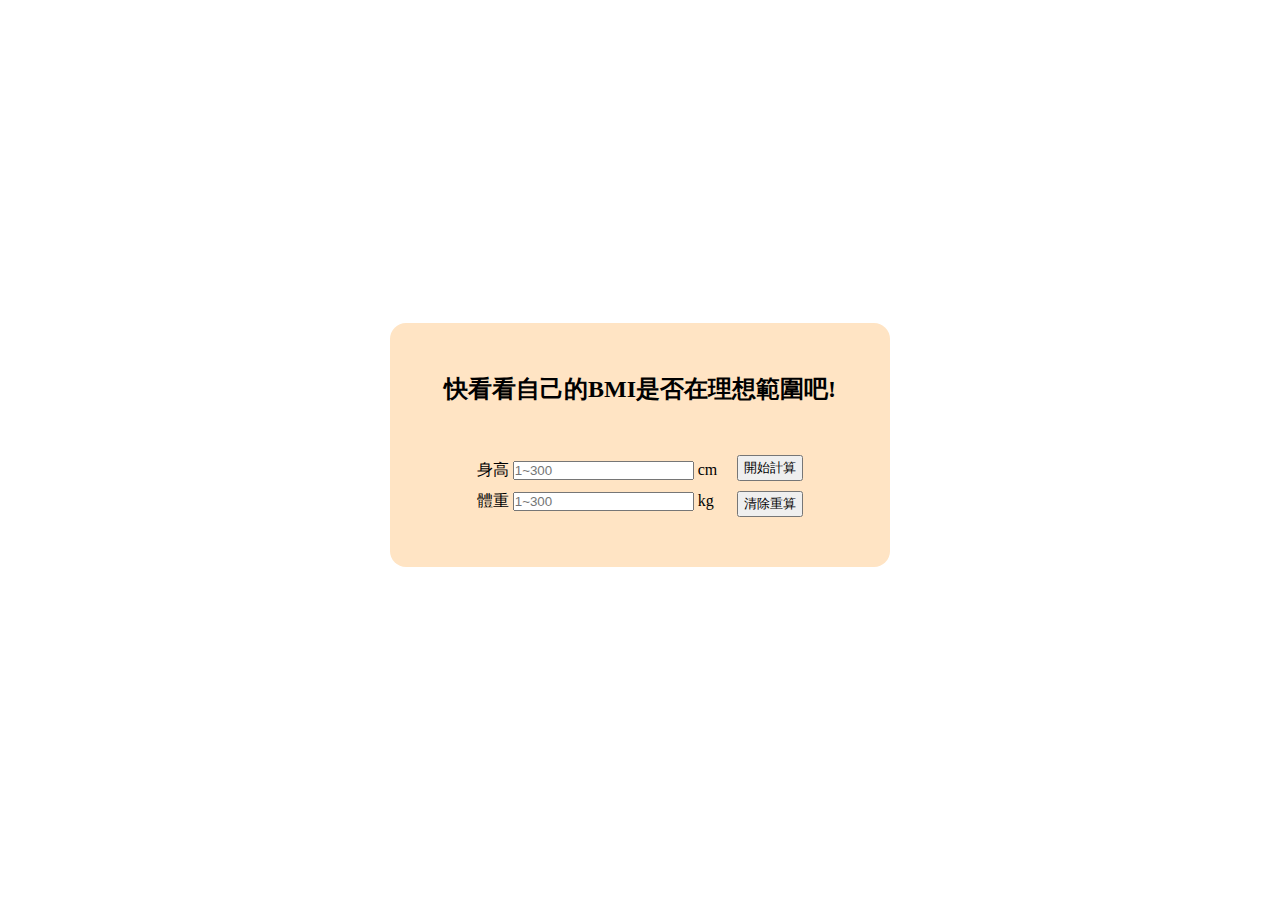
<file: bmi/index.html>
<!DOCTYPE html>
<html lang="en">

<head>
    <meta charset="UTF-8">
    <meta http-equiv="X-UA-Compatible" content="IE=edge">
    <meta name="viewport" content="width=device-width, initial-scale=1.0">
    <link rel="stylesheet" href="./css/bmi.css">
    <title>BMI計算機</title>
</head>

<body>
    <section class="card-1">
        <h2>快看看自己的BMI是否在理想範圍吧!</h2>
        <div class="block">
            <div class="number">
                <div class="hight">
                    <label for="hight">身高</label>
                    <input type="number" name="" id="hight" placeholder="1~300">
                    cm
                </div>
                <div class="weight">
                    <label for="weight">體重</label>
                    <input type="number" name="" id="weight" placeholder="1~300">
                    kg
                </div>
            </div>
            <div class="btns">
                <input type="submit" value="開始計算">
                <input type="submit" value="清除重算">
            </div>
        </div>
    </section>
    <section class="card-2">
        <div class="bmi">
            BMI
            <p></p>
        </div>
        <div class="level">
            身體質量指數
            <p></p>
        </div>
        <div class="todo">
            建議
            <p></p>
        </div>
    </section>





    <script src="./js/bmi.js"></script>
</body>

</html>
</file>
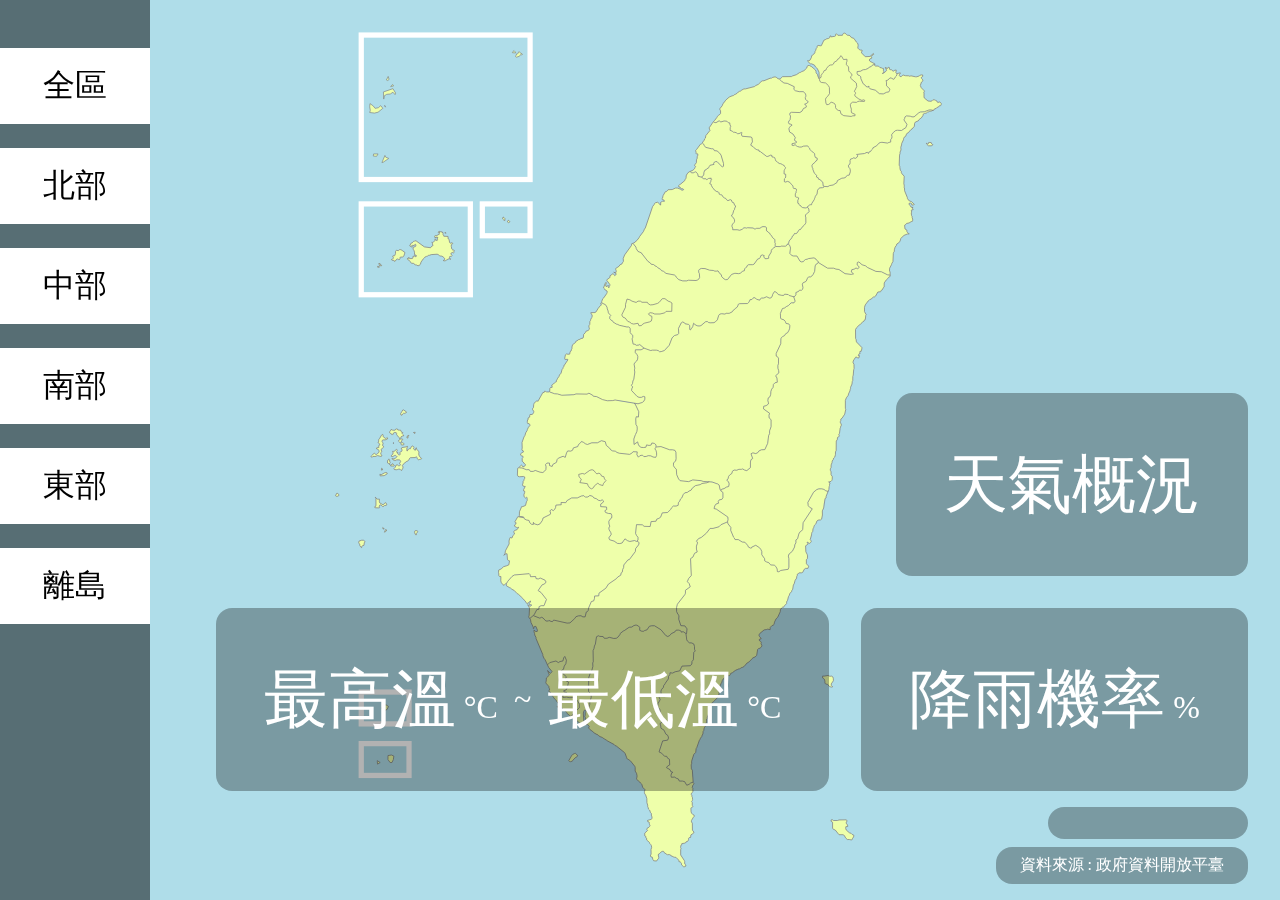
<file: weather/index.html>
<!DOCTYPE html>
<html lang="en">

<head>
    <meta charset="UTF-8">
    <meta http-equiv="X-UA-Compatible" content="IE=edge">
    <meta name="viewport" content="width=device-width, initial-scale=1.0">
    <link rel="stylesheet" href="./css/weather.css">
    <title>天氣預報</title>
</head>

<body>
    <nav class="tags">
        <div class="tag all">全區</div>
        <div class="tag north">北部</div>
        <div class="tag mid">中部</div>
        <div class="tag south">南部</div>
        <div class="tag east">東部</div>
        <div class="tag out">離島</div>
    </nav>
    <nav class="locate">

    </nav>

    <section class="taiwan">
        <img src="./img/taiwan/all.svg" alt="">
    </section>

    <section class="showCards">
        <section class="more">
            <section class="showCard time">
            </section>
            <section class="showCard come">
                資料來源 : 政府資料開放平臺
            </section>
        </section>
        <section class="info">
            <section class="showCard rain">
                <p>降雨機率</p>
                <span>%</span>
            </section>
            <section class="showCard temperature">
                <p class="low temp">最高溫</p>
                <span>°C</span>
                <p>~</p>
                <p class="hi temp">最低溫</p>
                <span>°C</span>
            </section>
            <section class="showCard weatherIcon">
                <p>天氣概況</p>
            </section>
        </section>
    </section>
    <section class="weatherAnimate">
        <div class="rainy">
            <div class="rainning"></div>
            <div class="wave"></div>
        </div>
        <div class="sunny">
            <div class="sun"></div>
        </div>
        <div class="cloudy">
        </div>
    </section>




    <script src="./js/weather.js"></script>
</body>

</html>
</file>
<file: bmi/css/bmi.css>
* {
  box-sizing: border-box;
  margin: 0;
  padding: 0;
}

input::-webkit-outer-spin-button,
input::-webkit-inner-spin-button {
  -webkit-appearance: none;
}

body {
  width: 100%;
  height: 100vh;
  display: flex;
  flex-flow: column;
  justify-content: center;
  align-items: center;
  gap: 10px;
}

.card-1 {
  width: 500px;
  display: flex;
  flex-flow: column;
  justify-content: center;
  align-items: center;
  border-radius: 16px;
  background-color: bisque;
  padding: 50px;
}
.card-1 h2 {
  text-align: center;
}
.card-1 .block {
  display: flex;
  margin-top: 50px;
  gap: 20px;
}
.card-1 .block .number {
  display: flex;
  flex-flow: column;
  justify-content: center;
  gap: 10px;
}
.card-1 .block .btns {
  display: flex;
  flex-flow: column;
  justify-content: center;
  gap: 10px;
}
.card-1 .block .btns input {
  padding: 2px 5px;
}

.card-2 {
  width: 500px;
  display: flex;
  flex-flow: column;
  justify-content: center;
  border-radius: 16px;
  background-color: bisque;
  gap: 20px;
  padding-left: 50px;
  height: 0;
  transition: 1s;
}
.card-2 > div {
  opacity: 0;
  padding-left: 30px;
}
.card-2 .bmi, .card-2 .level, .card-2 .todo {
  display: flex;
  align-items: center;
}
.card-2 .bmi > p, .card-2 .level > p, .card-2 .todo > p {
  margin: 0;
  margin-left: 30px;
}
.card-2 .bmi p {
  font-weight: 700;
  font-size: 1.25rem;
}
.card-2 .bmi {
  transition: 0.5s 0.2s;
}
.card-2 .level {
  transition: 0.5s 0.4s;
}
.card-2 .todo {
  transition: 0.5s 0.6s;
}

.active {
  height: 200px;
}

.card-2 .animate {
  opacity: 1;
}/*# sourceMappingURL=bmi.css.map */
</file>
<file: weather/css/weather.css>
* {
  box-sizing: border-box;
  margin: 0;
  padding: 0;
  -webkit-user-select: none;
     -moz-user-select: none;
      -ms-user-select: none;
          user-select: none;
}

body {
  height: 100vh;
  background-color: #afdde9;
  position: relative;
  overflow: hidden;
}
body .tags {
  height: 100vh;
  width: 150px;
  background-color: rgba(0, 0, 0, 0.5);
  display: flex;
  flex-flow: column;
  gap: 1.5rem;
  padding-top: 3rem;
  position: fixed;
  top: 0;
  left: 0;
  z-index: 99;
}
body .tags .tag {
  font-size: 2rem;
  text-align: center;
  padding: 1rem;
  background-color: #fff;
  transition: transform 0.5s;
}
body .tagActive {
  transform: translateX(50px);
}
body .locate {
  height: 100vh;
  width: 150px;
  background-color: rgba(0, 0, 0, 0.5);
  display: flex;
  flex-flow: column;
  gap: 1rem;
  padding-top: 1rem;
  position: fixed;
  top: 0;
  left: 0px;
  z-index: 1;
  opacity: 0;
}
body .locate p {
  font-size: 1.5rem;
  text-align: center;
  padding: 0.5rem;
  background-color: #fff;
  transition: transform 0.5s;
}
body .locate.NorthLocate {
  transition: left 0.5s linear, opacity 0.3s ease 0.2s;
  top: 23.5%;
  left: 150px;
  opacity: 1;
}
body .locate.MidLocate {
  transition: left 0.5s linear, opacity 0.3s ease 0.2s;
  top: 34%;
  left: 150px;
  opacity: 1;
}
body .locate.SouthLocate {
  transition: left 0.5s linear, opacity 0.3s ease 0.2s;
  top: 44.5%;
  left: 150px;
  opacity: 1;
}
body .locate.EastLocate {
  transition: left 0.5s linear, opacity 0.3s ease 0.2s;
  top: 55%;
  left: 150px;
  opacity: 1;
}
body .locate.OutLocate {
  transition: left 0.5s linear, opacity 0.3s ease 0.2s;
  top: 65.3%;
  left: 150px;
  opacity: 1;
}
body .taiwan {
  width: 100%;
  height: 100vh;
  display: flex;
  justify-content: center;
}
body .taiwan img {
  height: 100vh;
  transition: 2s ease;
}
body .taiwan .imgNorth {
  transform: rotate(-20deg) scale(3.5) translate(-32%, 32%);
}
body .taiwan .imgMid {
  transform: scale(2.5) translate(-10%, 14%);
}
body .taiwan .imgSouth {
  transform: scale(1.8) translate(-5%, -22%);
}
body .taiwan .imgEast {
  transform: rotate(-90deg) scale(2) translate(-15%, -10%);
}
body .taiwan .imgOut {
  transform: scale(3) translate(20%, 32%);
}
body .showCards {
  height: 300px;
  position: absolute;
  bottom: 1rem;
  right: 2rem;
  display: flex;
  flex-flow: column-reverse;
  align-items: flex-end;
  z-index: 1;
  gap: 1rem;
}
body .showCards .showCard {
  min-width: 200px;
  background-color: rgba(0, 0, 0, 0.3);
  border-radius: 16px;
  display: flex;
  justify-content: end;
  align-items: center;
  flex-grow: 0;
  padding: 3rem;
  color: #fff;
}
body .showCards .info {
  display: flex;
  flex-flow: row-reverse wrap-reverse;
  justify-content: end;
  gap: 2rem;
}
@media (max-width: 1230px) {
  body .showCards .info {
    flex-flow: column-reverse;
  }
}
body .showCards .info .weatherIcon p {
  font-size: 4rem;
}
body .showCards .info .temperature {
  font-size: 2rem;
}
body .showCards .info .temperature .temp {
  font-size: 4rem;
}
body .showCards .info .temperature span {
  margin-top: 1rem;
  margin-left: 0.5rem;
}
body .showCards .info .temperature :nth-child(3) {
  margin: 0 1rem;
}
body .showCards .info .rain {
  font-size: 2rem;
}
body .showCards .info .rain p {
  font-size: 4rem;
}
body .showCards .info .rain span {
  margin-top: 1rem;
  margin-left: 0.5rem;
}
body .showCards .more {
  display: flex;
  flex-flow: column;
  align-items: flex-end;
  gap: 0.5rem;
}
body .showCards .more .time {
  padding: 1rem 3rem;
}
body .showCards .more .come {
  padding: 0.5rem 1.5rem;
}
body .weatherAnimate {
  width: 100%;
  height: 100vh;
  position: fixed;
  top: 0;
  left: 0;
}
body .weatherAnimate .rainy .rainning {
  width: 100%;
  height: 100vh;
  background-image: url(../img/rain.gif);
  background-repeat: repeat-x;
  background-size: contain;
  position: absolute;
  opacity: 0;
  transition: 1s;
}
body .weatherAnimate .rainy .rainning.active {
  opacity: 1;
}
body .weatherAnimate .rainy .wave {
  width: 100%;
  height: 100%;
  background-image: url(../img/wave.gif);
  background-repeat: no-repeat;
  background-size: contain;
  background-position: 0px 650px;
  position: absolute;
  bottom: -30%;
  transition: 5s linear;
  opacity: 0;
}
body .weatherAnimate .rainy .wave.active {
  bottom: 0%;
  transition: 10s linear, opacity 0s;
  opacity: 1;
}
body .weatherAnimate .rainy .wave.soMuch {
  background-position: 0px 200px;
  transform: scaleY(2);
  transition: 30s;
}
body .weatherAnimate .sunny {
  opacity: 0;
  transition: 1s;
}
body .weatherAnimate .sunny .sun {
  width: 100%;
  height: 100%;
  background-image: url(../img/sun.gif);
  background-repeat: no-repeat;
  background-size: contain;
  background-position: 120% -400px;
  position: absolute;
}
body .weatherAnimate .sunny.active {
  opacity: 1;
}
body .weatherAnimate .cloudy {
  position: relative;
  height: 100vh;
}
body .weatherAnimate .cloudy .cloud {
  position: absolute;
  opacity: 0;
  transition: 0.5s;
}
body .weatherAnimate .cloudy .cloud.active {
  opacity: 1;
}/*# sourceMappingURL=weather.css.map */
</file>
